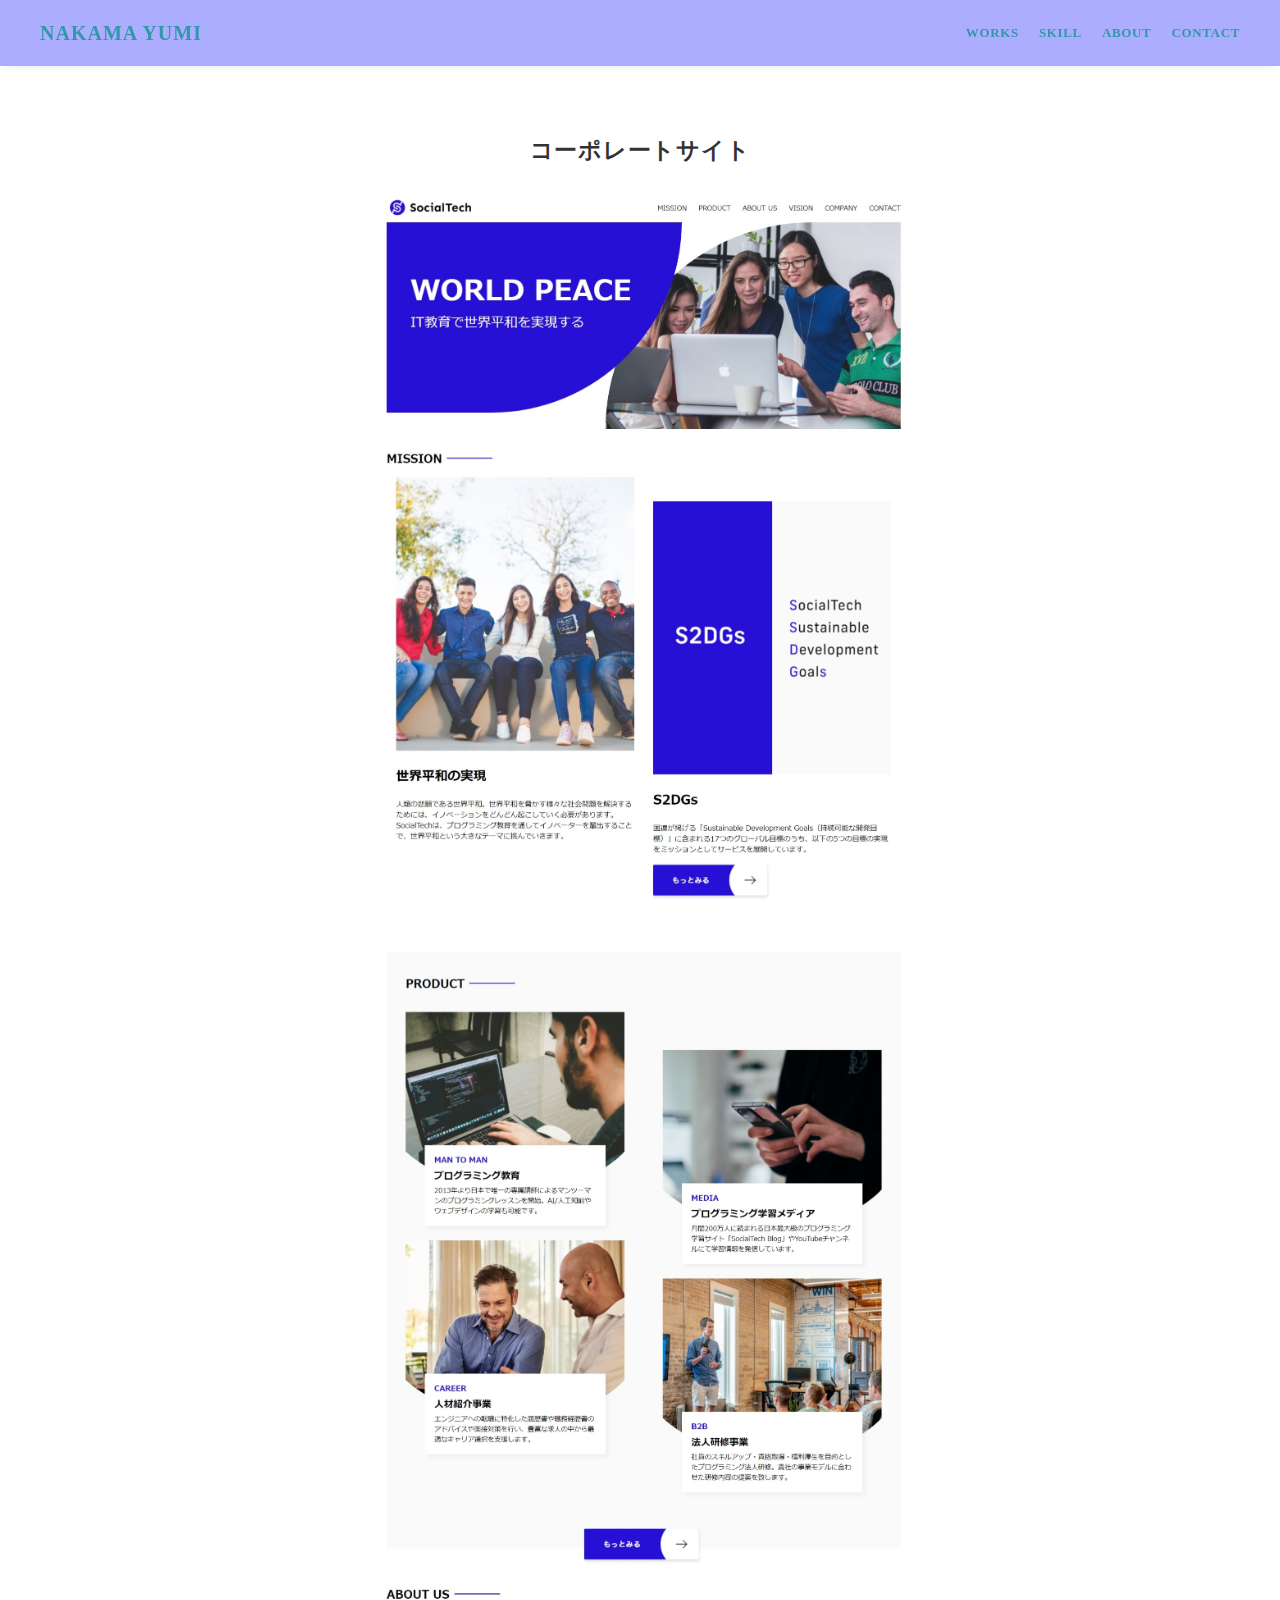
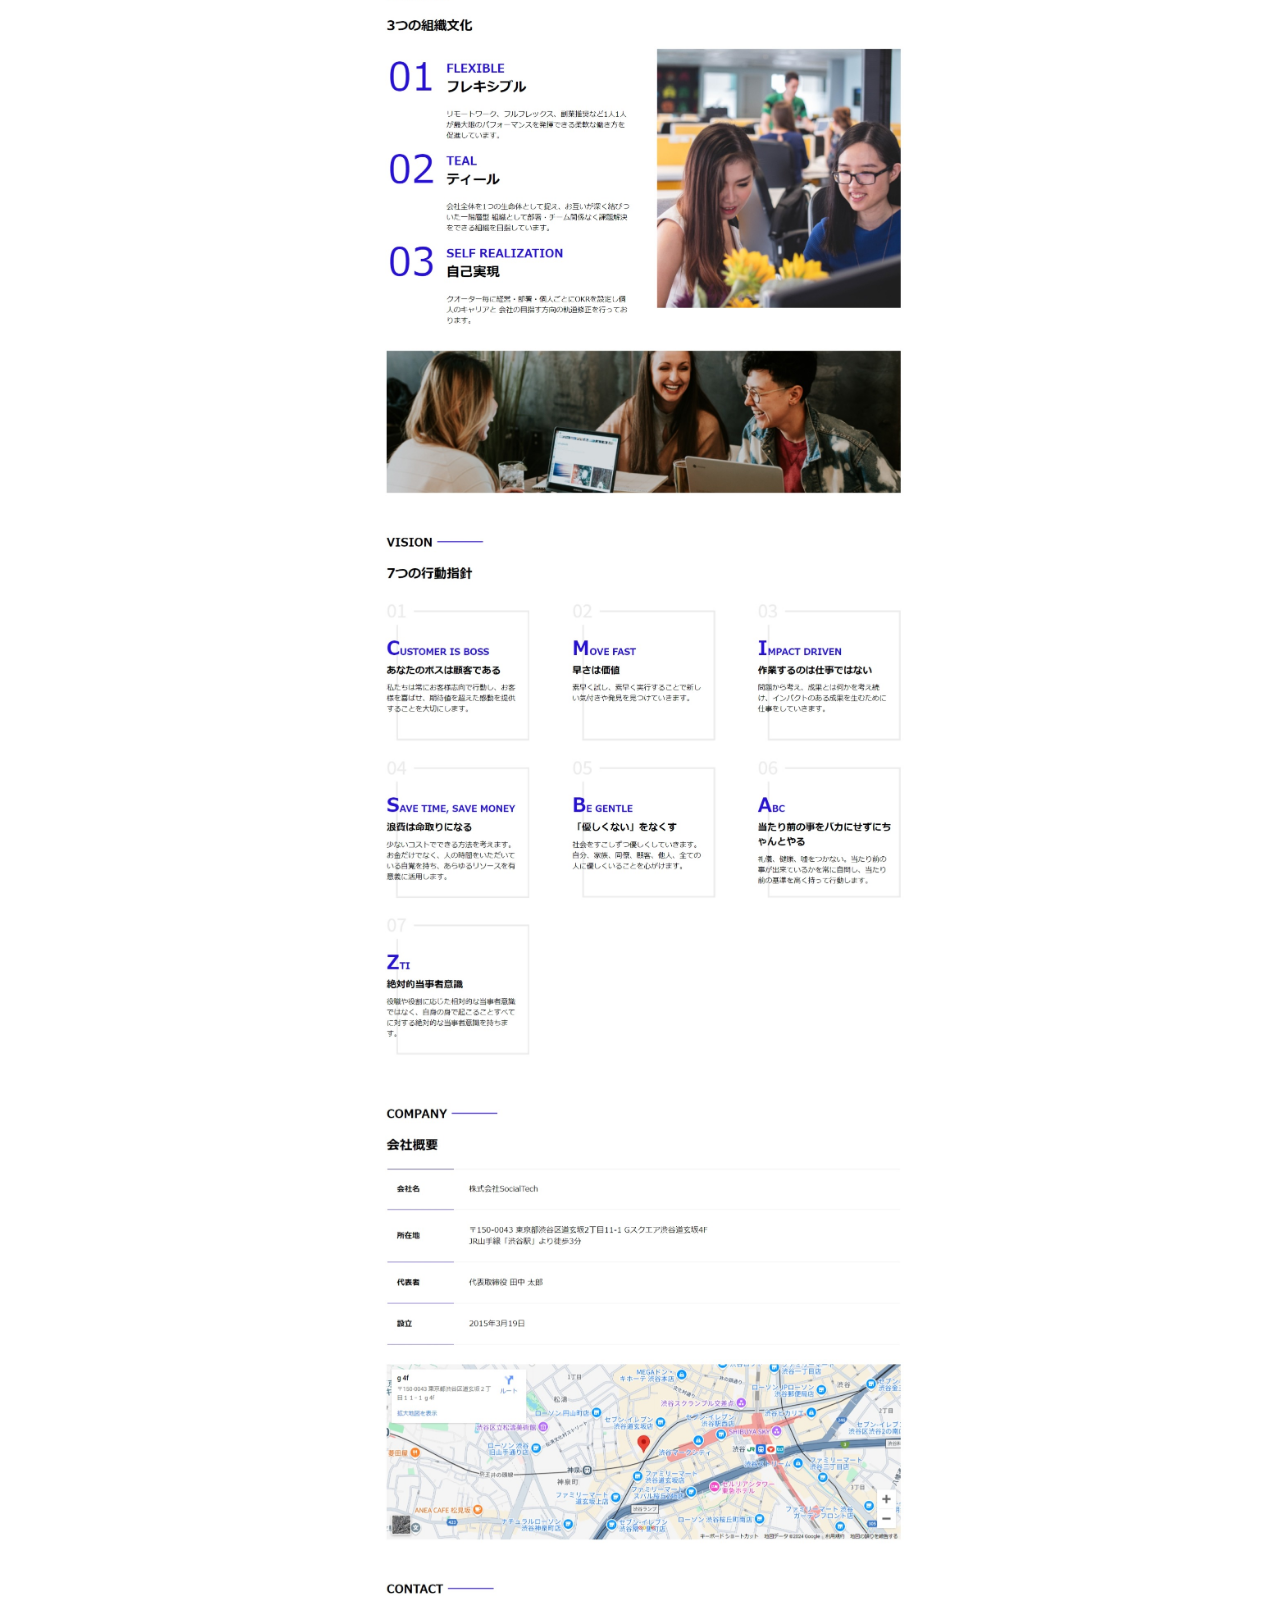
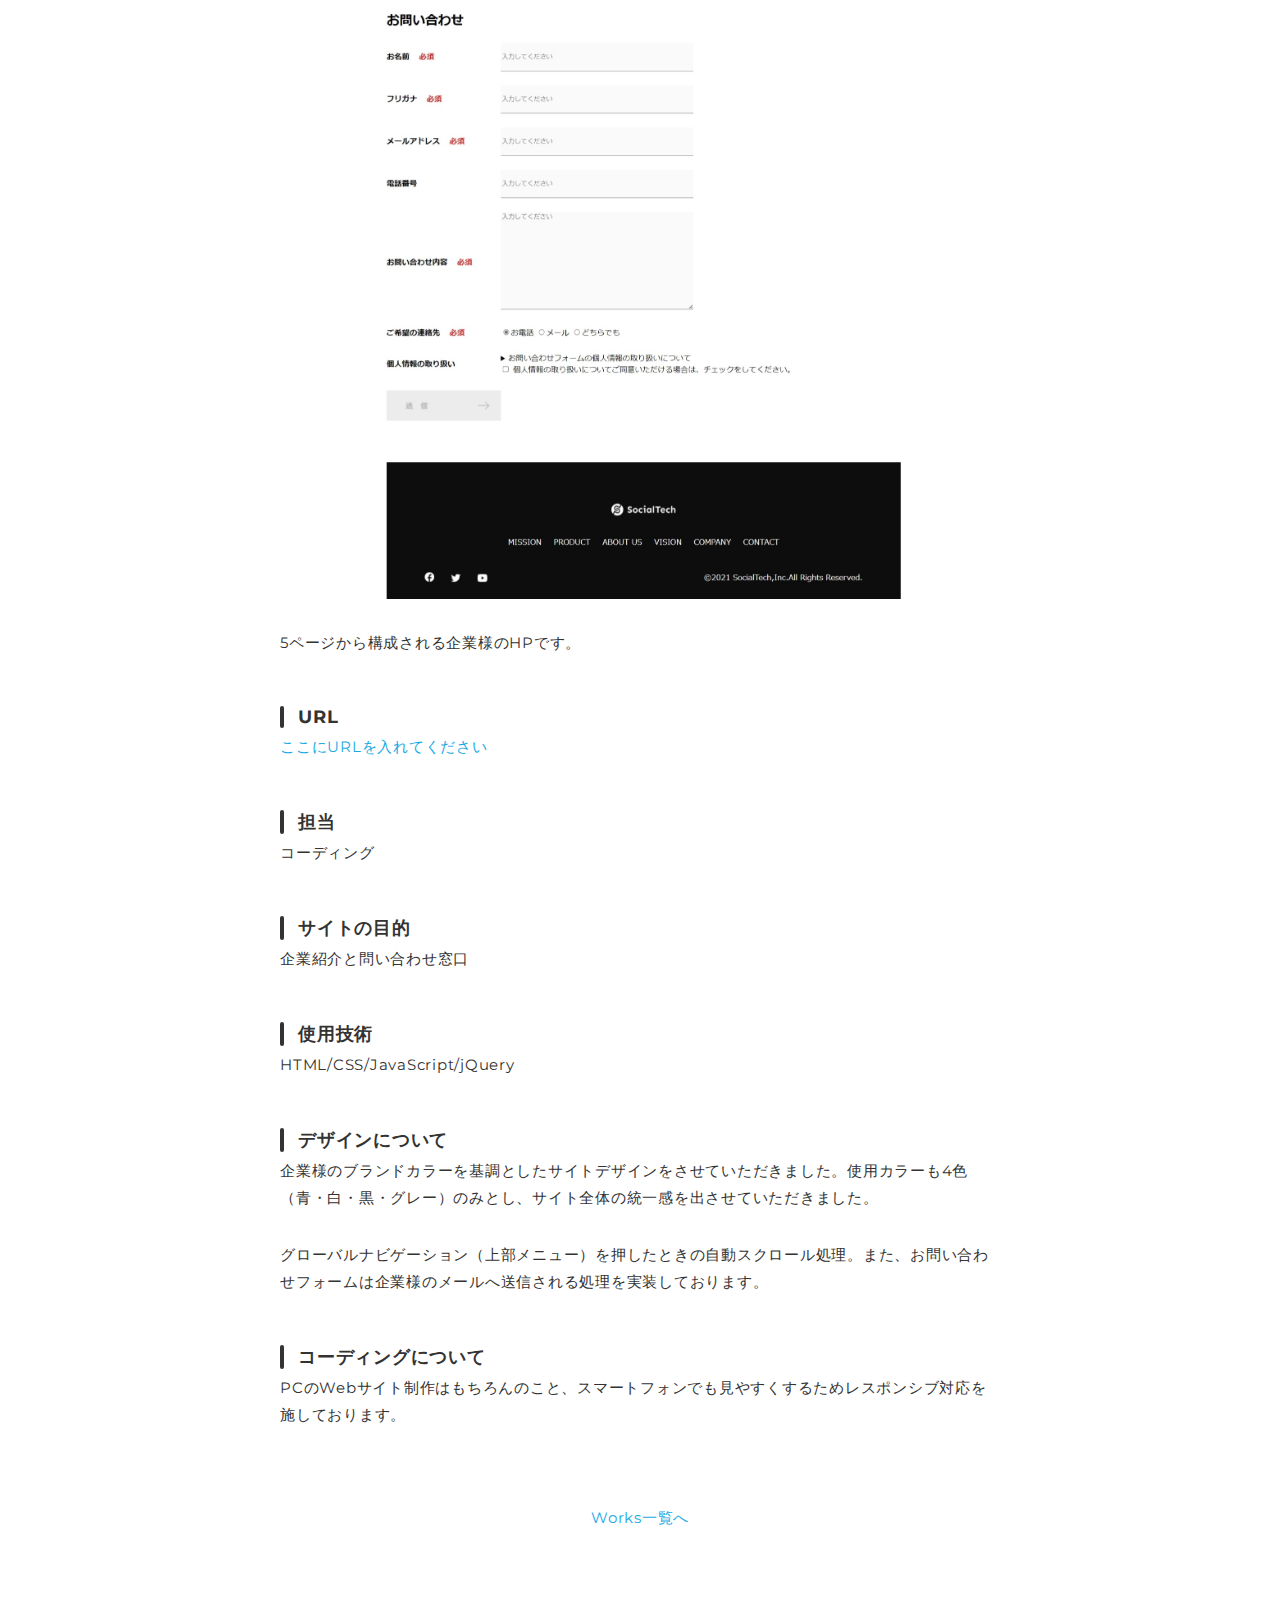
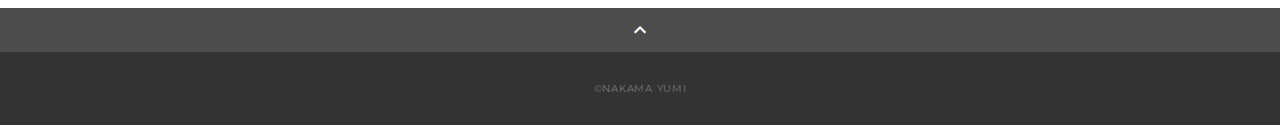
<file: works-1.html>
<!DOCTYPE html>
<html>
	<head>
		<meta charset="utf-8" />
		<meta
			name="viewport"
			content="width=device-width, initial-scale=1.0, maximum-scale=1.0, minimum-scale=1.0" />
		<title>SAMURAI ポートフォリオ</title>
		<link rel="preconnect" href="https://fonts.gstatic.com" />
		<link
			href="https://fonts.googleapis.com/css2?family=Montserrat:wght@400;700&display=swap"
			rel="stylesheet" />
		<link
			href="https://fonts.googleapis.com/css?family=Material+Icons+Outlined"
			rel="stylesheet" />
		<link href="css/ress.css" media="all" rel="stylesheet" type="text/css" />
		<link href="css/style.css" media="all" rel="stylesheet" type="text/css" />
	</head>

	<body>
		<div class="wrapper">
			<!-- header -->
			<header class="header">
				<div class="container">
					<h1 class="header-logo">
						<a href="index.html">NAKAMA YUMI</a>
					</h1>
					<nav class="gnav">
						<ul class="gnav-list">
							<li class="gnav-item"><a href="index.html#works">WORKS</a></li>
							<li class="gnav-item"><a href="index.html#skill">SKILL</a></li>
							<li class="gnav-item"><a href="index.html#about">ABOUT</a></li>
							<li class="gnav-item">
								<a href="index.html#contact">CONTACT</a>
							</li>
						</ul>
					</nav>
				</div>
			</header>
			<!-- /header -->

			<main class="content">
				<article class="article">
					<div class="article-container">
						<h2 class="article-title">コーポレートサイト</h2>
						<div class="article-body">
							<p>
								<img src="img/works-detail/works-1.png" alt="" />
							</p>
							<p>5ページから構成される企業様のHPです。</p>
							<h3>URL</h3>
							<p>
								<a href="" target="_blank" rel="noopener"
									>ここにURLを入れてください</a
								>
							</p>
							<h3>担当</h3>
							<p>コーディング</p>
							<h3>サイトの目的</h3>
							<p>企業紹介と問い合わせ窓口</p>
							<h3>使用技術</h3>
							<p>HTML/CSS/JavaScript/jQuery</p>
							<h3>デザインについて</h3>
							<p>
								企業様のブランドカラーを基調としたサイトデザインをさせていただきました。使用カラーも4色（青・白・黒・グレー）のみとし、サイト全体の統一感を出させていただきました。
							</p>
							<p>
								グローバルナビゲーション（上部メニュー）を押したときの自動スクロール処理。また、お問い合わせフォームは企業様のメールへ送信される処理を実装しております。
							</p>
							<h3>コーディングについて</h3>
							<p>
								PCのWebサイト制作はもちろんのこと、スマートフォンでも見やすくするためレスポンシブ対応を施しております。
							</p>
						</div>
						<div class="home-link">
							<a href="index.html#works">Works一覧へ</a>
						</div>
					</div>
				</article>

				<div class="page-top" id="js-page-top">
					<span class="material-icons-outlined">expand_less</span>
				</div>
			</main>

			<!-- footer -->
			<footer class="footer">
				<div class="copyright">&copy;NAKAMA YUMI</div>
			</footer>
			<!-- /footer -->
		</div>
		<script src="https://ajax.googleapis.com/ajax/libs/jquery/3.6.0/jquery.min.js"></script>
		<script type="text/javascript" src="js/script.js"></script>
	</body>
</html>
</file>
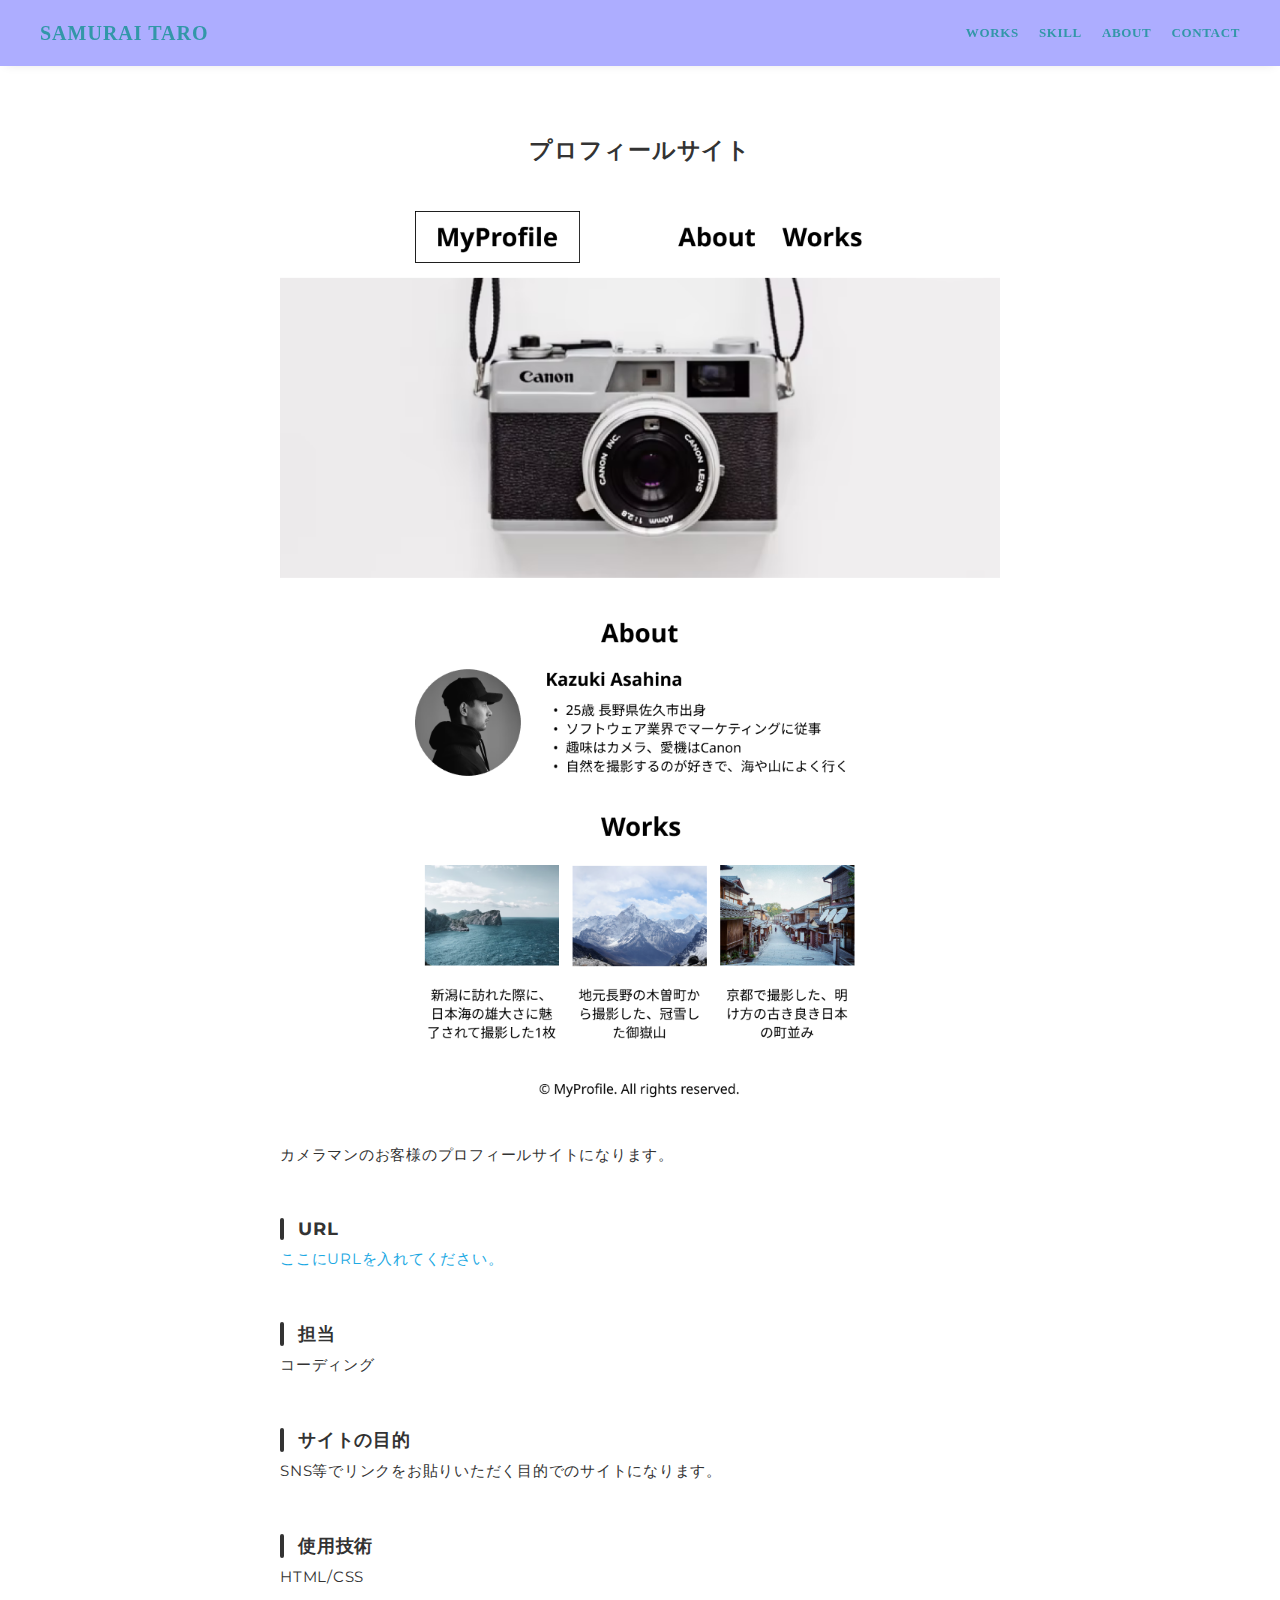
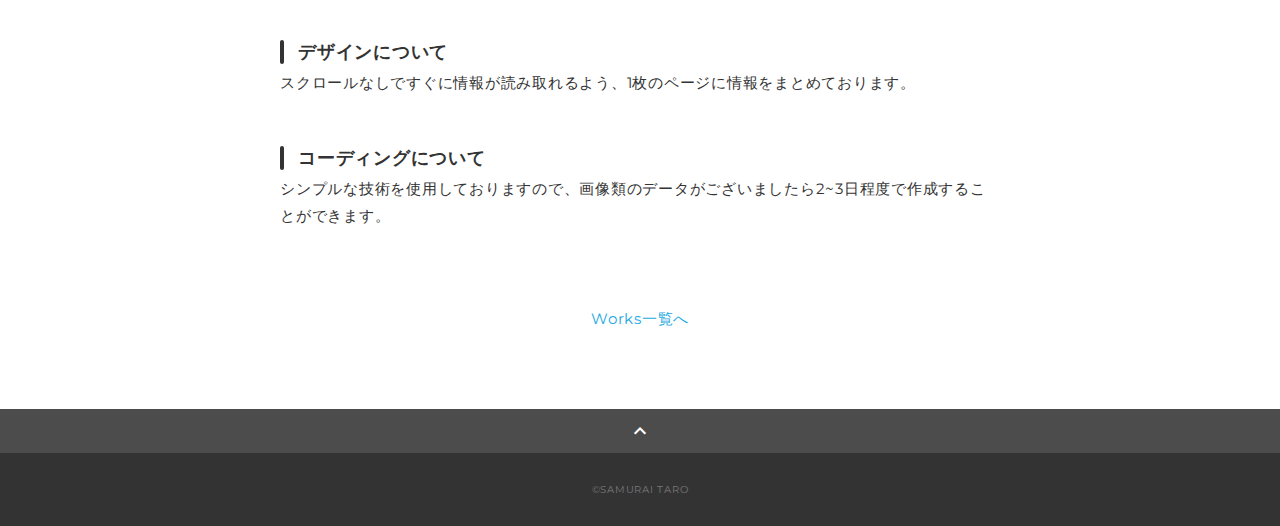
<file: works-2.html>
<!DOCTYPE html>
<html>
<head>
  <meta charset="utf-8">
  <meta name="viewport" content="width=device-width, initial-scale=1.0, maximum-scale=1.0, minimum-scale=1.0">
  <title>SAMURAI ポートフォリオ</title>
  <link rel="preconnect" href="https://fonts.gstatic.com">
  <link href="https://fonts.googleapis.com/css2?family=Montserrat:wght@400;700&display=swap" rel="stylesheet">
  <link href="https://fonts.googleapis.com/css?family=Material+Icons+Outlined" rel="stylesheet">
  <link href="css/ress.css" media="all" rel="stylesheet" type="text/css" />
  <link href="css/style.css" media="all" rel="stylesheet" type="text/css" />
</head>

<body>
  <div class="wrapper">

    <!-- header -->
    <header class="header ">
      <div class="container">
        <h1 class="header-logo">
          <a href="index.html">SAMURAI TARO</a>
        </h1>
        <nav class="gnav">
          <ul class="gnav-list">
            <li class="gnav-item"><a href="index.html#works">WORKS</a></li>
            <li class="gnav-item"><a href="index.html#skill">SKILL</a></li>
            <li class="gnav-item"><a href="index.html#about">ABOUT</a></li>
            <li class="gnav-item"><a href="index.html#contact">CONTACT</a></li>
          </ul>
        </nav>
      </div>
    </header>
    <!-- /header -->

    <main class="content">

      <article class="article">
        <div class="article-container">
          <h2 class="article-title">プロフィールサイト</h2>
          <div class="article-body">
            <p>
              <img src="img/works-detail/works-2_pc.png" alt="">
            </p>
            <p>
              カメラマンのお客様のプロフィールサイトになります。
            </p>
            <h3>URL</h3>
            <p><a href="" target="_blank" rel="noopener">ここにURLを入れてください。</a></p>
            <h3>担当</h3>
            <p>コーディング</p>
            <h3>サイトの目的</h3>
            <p>SNS等でリンクをお貼りいただく目的でのサイトになります。</p>
            <h3>使用技術</h3>
            <p>HTML/CSS</p>
            <h3>デザインについて</h3>
            <p>
              スクロールなしですぐに情報が読み取れるよう、1枚のページに情報をまとめております。
            </p>
            <h3>コーディングについて</h3>
            <p>
              シンプルな技術を使用しておりますので、画像類のデータがございましたら2~3日程度で作成することができます。
            </p>
          </div>
          <div class="home-link">
            <a href="index.html#works">Works一覧へ</a>
          </div>
        </div>
      </article>

      <div class="page-top" id="js-page-top">
        <span class="material-icons-outlined">expand_less</span>
      </div>
    </main>

    <!-- footer -->
    <footer class="footer">
      <div class="copyright">&copy;SAMURAI TARO</div>
    </footer>
    <!-- /footer -->

  </div>
  <script src="https://ajax.googleapis.com/ajax/libs/jquery/3.6.0/jquery.min.js"></script>
  <script type='text/javascript' src="js/script.js"></script>
</body>
</html>
</file>
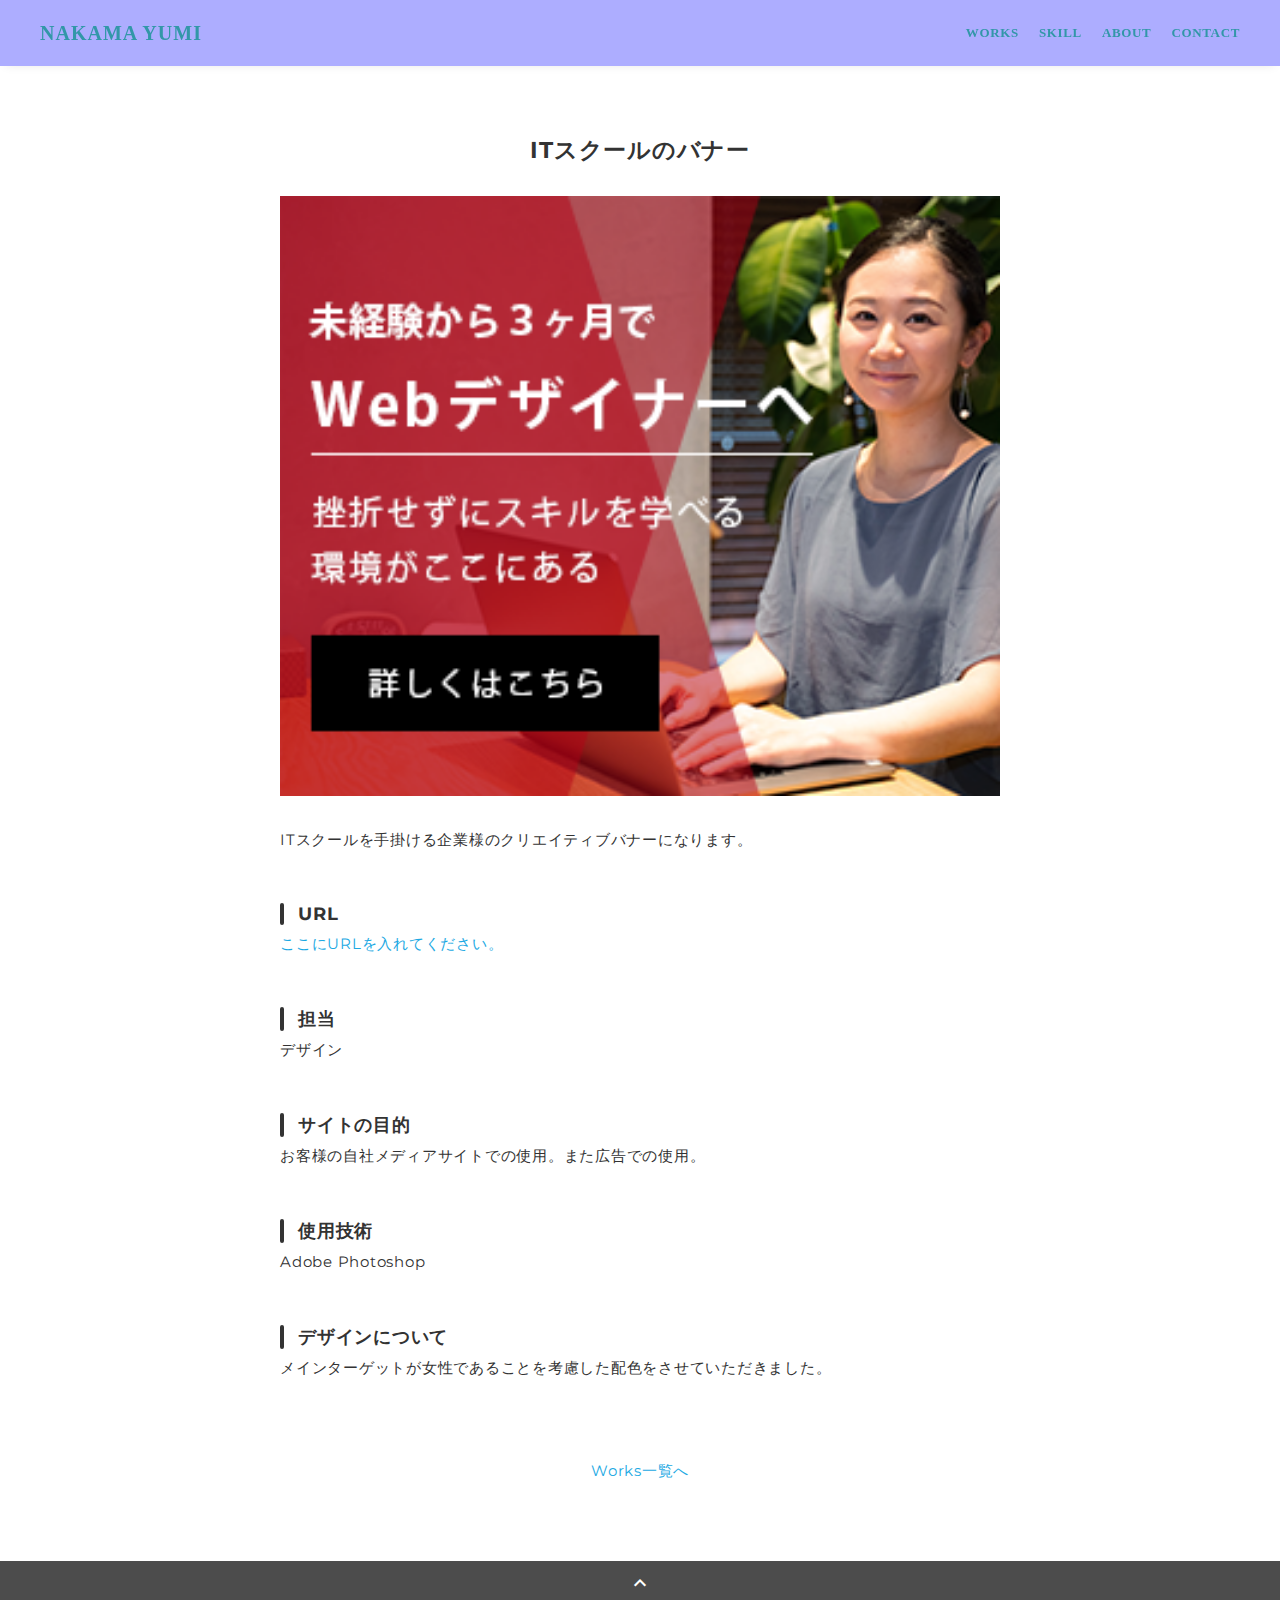
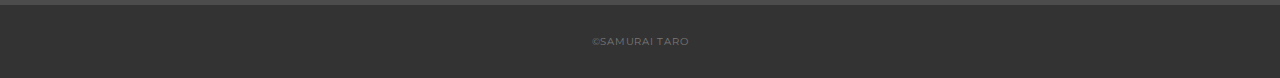
<file: works-4.html>
<!DOCTYPE html>
<html>
	<head>
		<meta charset="utf-8" />
		<meta
			name="viewport"
			content="width=device-width, initial-scale=1.0, maximum-scale=1.0, minimum-scale=1.0" />
		<title>SAMURAI ポートフォリオ</title>
		<link rel="preconnect" href="https://fonts.gstatic.com" />
		<link
			href="https://fonts.googleapis.com/css2?family=Montserrat:wght@400;700&display=swap"
			rel="stylesheet" />
		<link
			href="https://fonts.googleapis.com/css?family=Material+Icons+Outlined"
			rel="stylesheet" />
		<link href="css/ress.css" media="all" rel="stylesheet" type="text/css" />
		<link href="css/style.css" media="all" rel="stylesheet" type="text/css" />
	</head>

	<body>
		<div class="wrapper">
			<!-- header -->
			<header class="header">
				<div class="container">
					<h1 class="header-logo">
						<a href="index.html">NAKAMA YUMI</a>
					</h1>
					<nav class="gnav">
						<ul class="gnav-list">
							<li class="gnav-item"><a href="index.html#works">WORKS</a></li>
							<li class="gnav-item"><a href="index.html#skill">SKILL</a></li>
							<li class="gnav-item"><a href="index.html#about">ABOUT</a></li>
							<li class="gnav-item">
								<a href="index.html#contact">CONTACT</a>
							</li>
						</ul>
					</nav>
				</div>
			</header>
			<!-- /header -->

			<main class="content">
				<article class="article">
					<div class="article-container">
						<h2 class="article-title">ITスクールのバナー</h2>
						<div class="article-body">
							<p style="text-align: center">
								<img src="img/works-detail/works-4.png" alt="" />
							</p>
							<p>
								ITスクールを手掛ける企業様のクリエイティブバナーになります。
							</p>
							<h3>URL</h3>
							<p>
								<a href="" target="_blank" rel="noopener"
									>ここにURLを入れてください。</a
								>
							</p>
							<h3>担当</h3>
							<p>デザイン</p>
							<h3>サイトの目的</h3>
							<p>お客様の自社メディアサイトでの使用。また広告での使用。</p>
							<h3>使用技術</h3>
							<p>Adobe Photoshop</p>
							<h3>デザインについて</h3>
							<p>
								メインターゲットが女性であることを考慮した配色をさせていただきました。
							</p>
						</div>
						<div class="home-link">
							<a href="index.html#works">Works一覧へ</a>
						</div>
					</div>
				</article>

				<div class="page-top" id="js-page-top">
					<span class="material-icons-outlined">expand_less</span>
				</div>
			</main>

			<!-- footer -->
			<footer class="footer">
				<div class="copyright">&copy;SAMURAI TARO</div>
			</footer>
			<!-- /footer -->
		</div>
		<script src="https://ajax.googleapis.com/ajax/libs/jquery/3.6.0/jquery.min.js"></script>
		<script type="text/javascript" src="js/script.js"></script>
	</body>
</html>
</file>
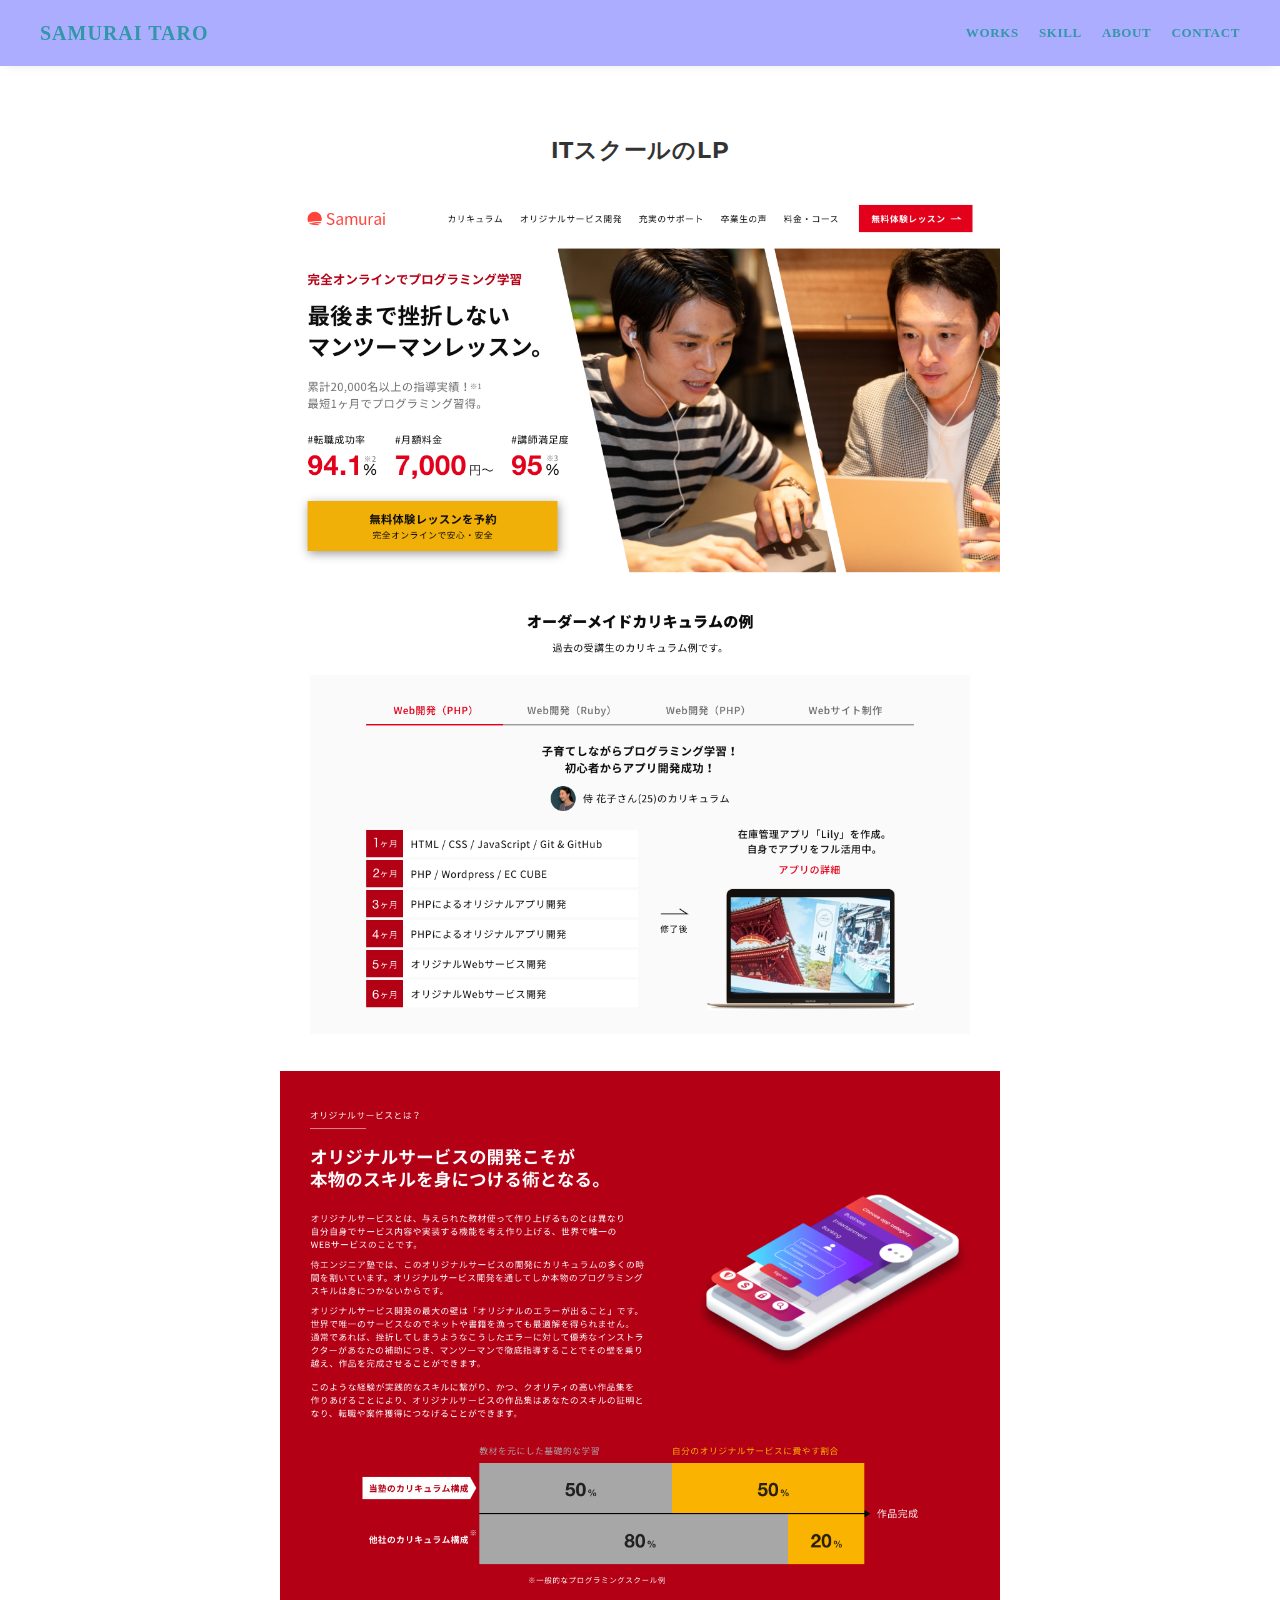
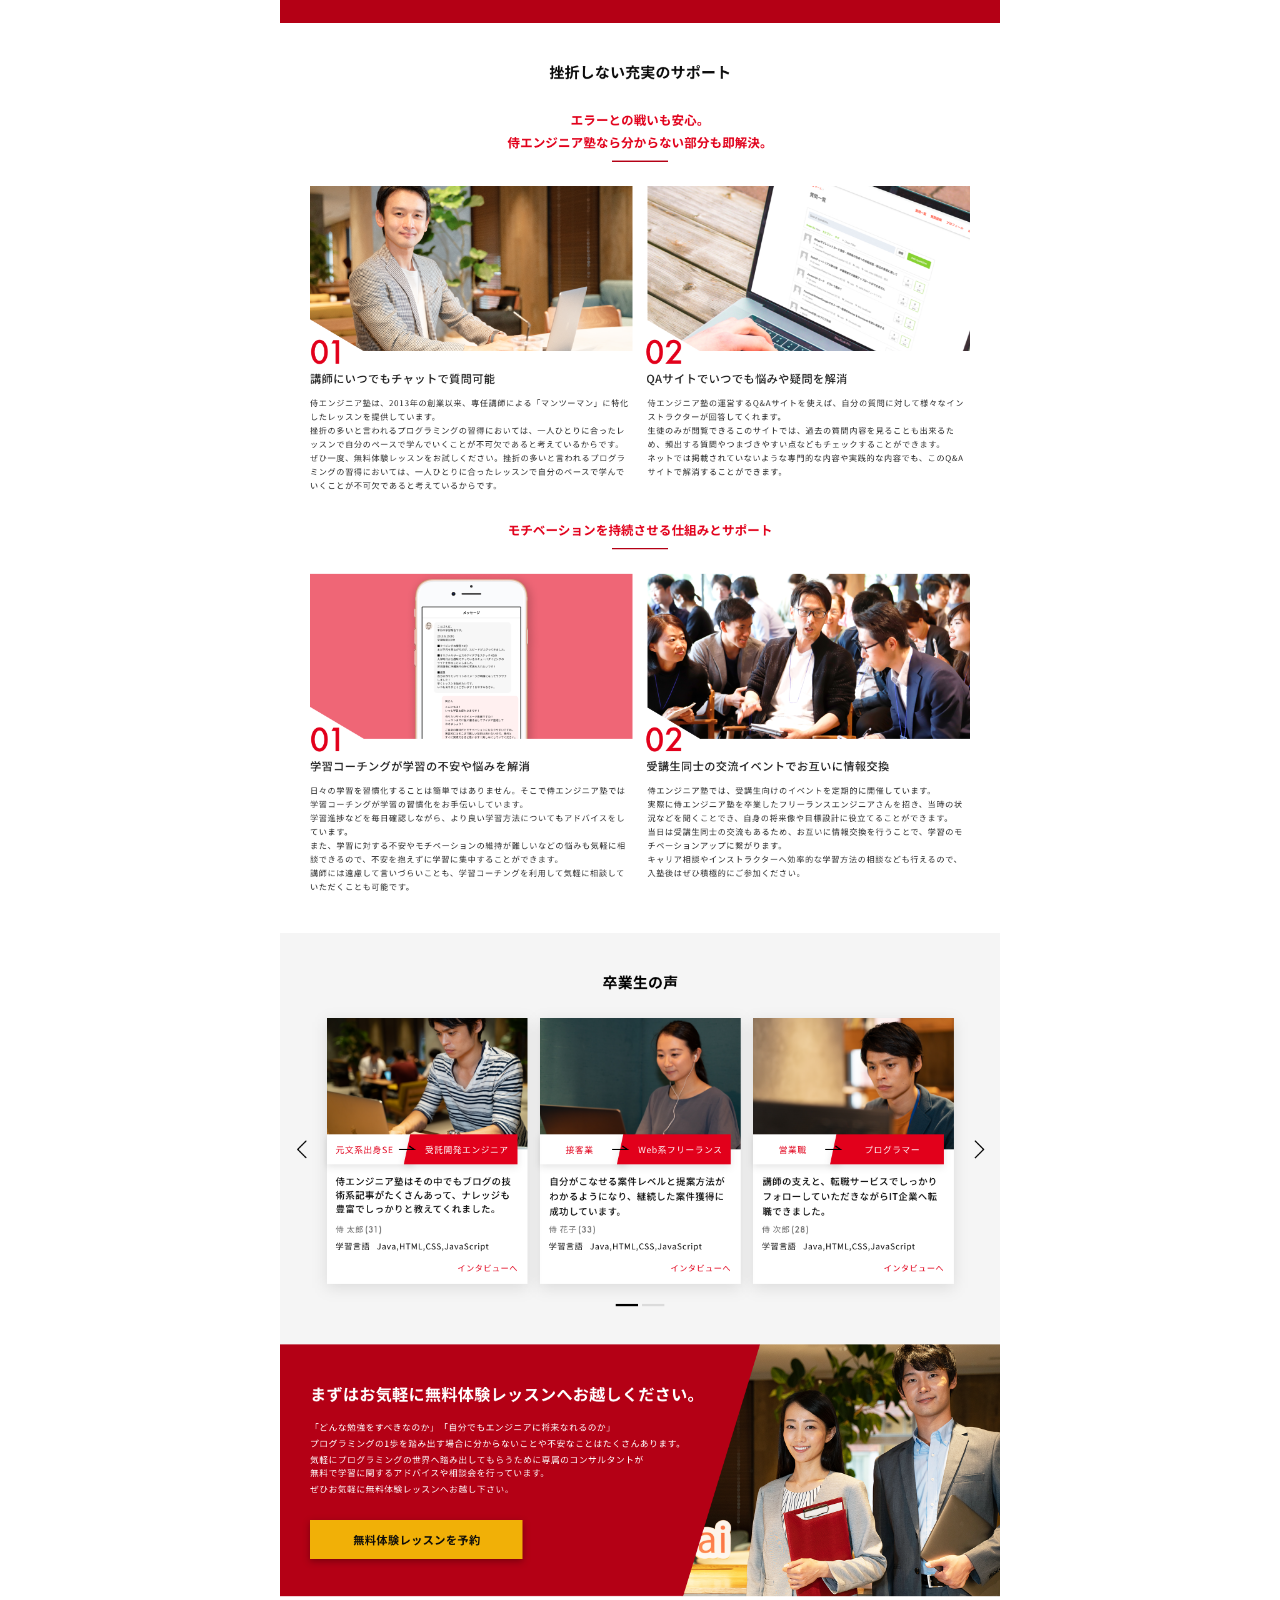
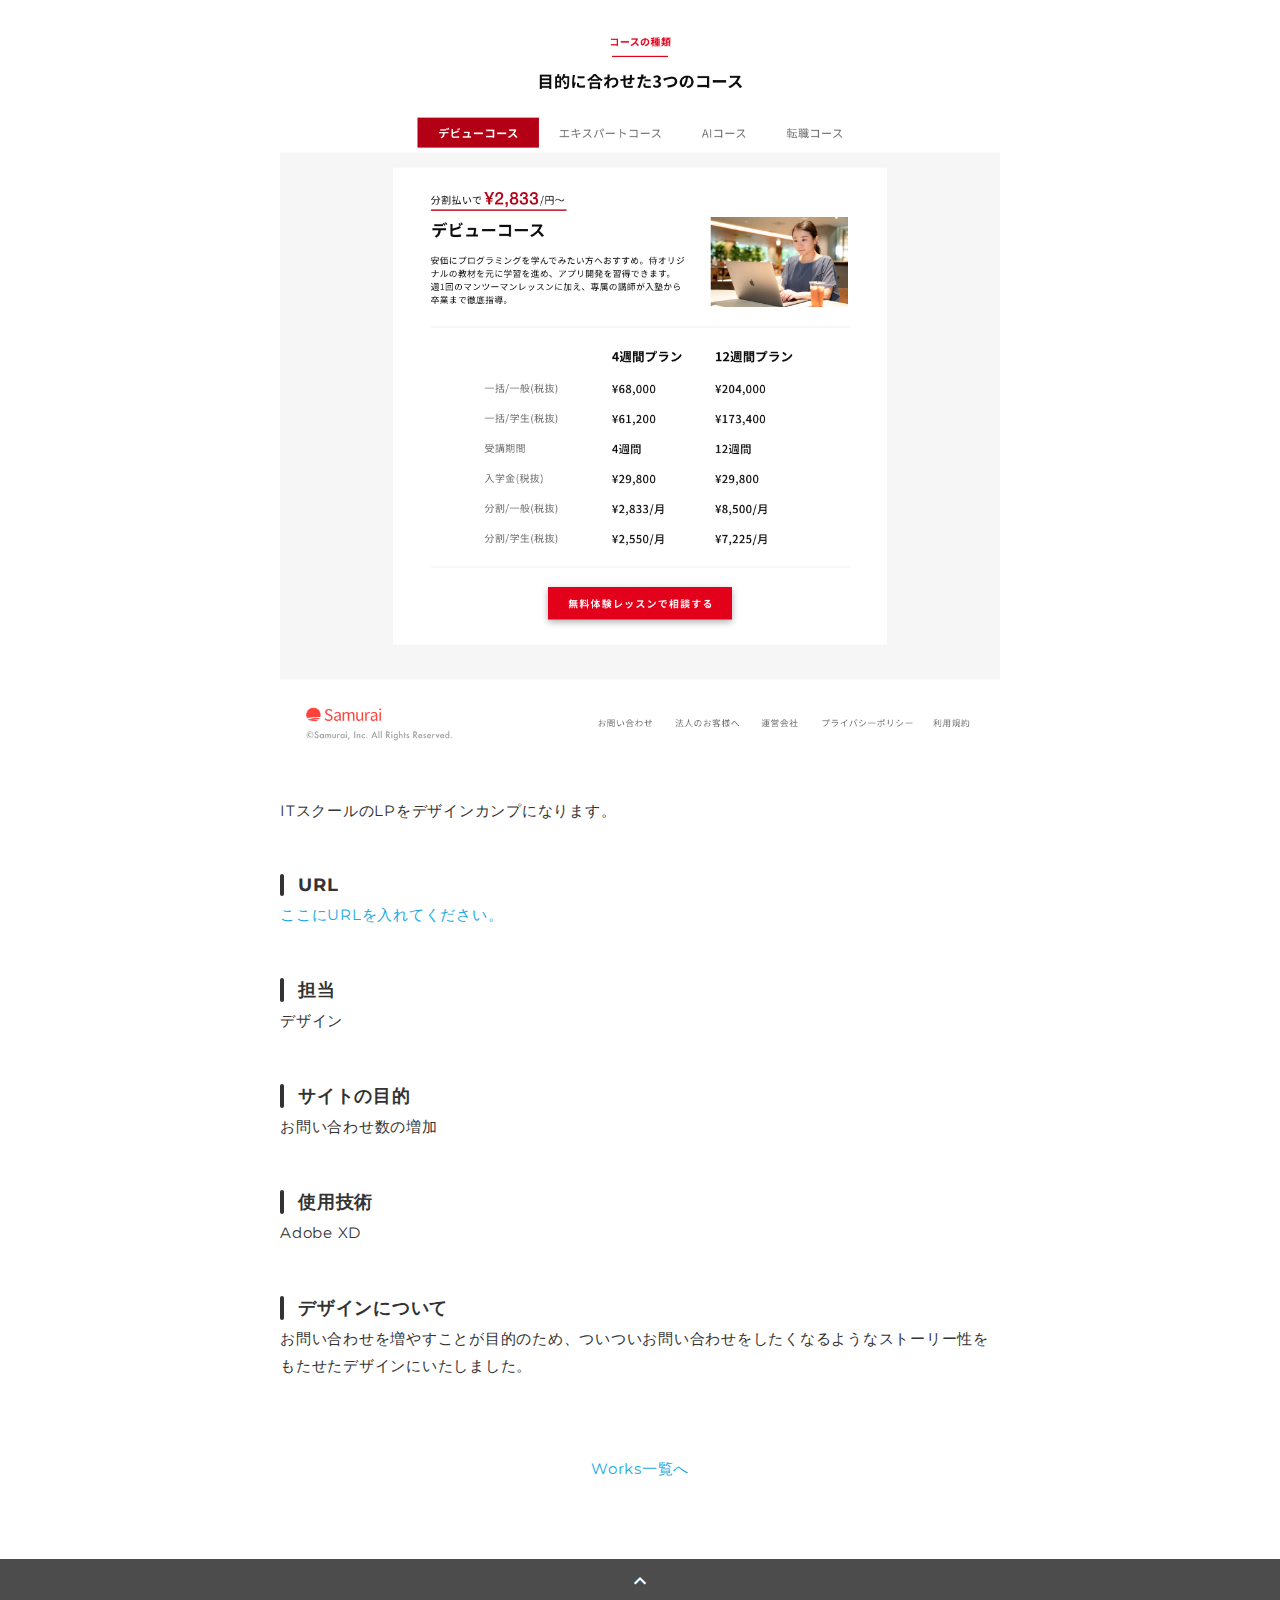
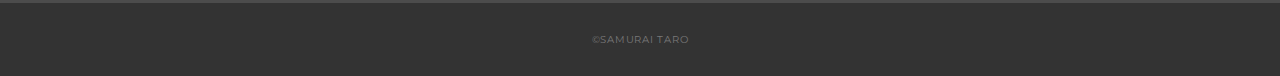
<file: works-5.html>
<!DOCTYPE html>
<html>
<head>
  <meta charset="utf-8">
  <meta name="viewport" content="width=device-width, initial-scale=1.0, maximum-scale=1.0, minimum-scale=1.0">
  <title>SAMURAI ポートフォリオ</title>
  <link rel="preconnect" href="https://fonts.gstatic.com">
  <link href="https://fonts.googleapis.com/css2?family=Montserrat:wght@400;700&display=swap" rel="stylesheet">
  <link href="https://fonts.googleapis.com/css?family=Material+Icons+Outlined" rel="stylesheet">
  <link href="css/ress.css" media="all" rel="stylesheet" type="text/css" />
  <link href="css/style.css" media="all" rel="stylesheet" type="text/css" />
</head>

<body>
  <div class="wrapper">

    <!-- header -->
    <header class="header ">
      <div class="container">
        <h1 class="header-logo">
          <a href="index.html">SAMURAI TARO</a>
        </h1>
        <nav class="gnav">
          <ul class="gnav-list">
            <li class="gnav-item"><a href="index.html#works">WORKS</a></li>
            <li class="gnav-item"><a href="index.html#skill">SKILL</a></li>
            <li class="gnav-item"><a href="index.html#about">ABOUT</a></li>
            <li class="gnav-item"><a href="index.html#contact">CONTACT</a></li>
          </ul>
        </nav>
      </div>
    </header>
    <!-- /header -->

    <main class="content">

      <article class="article">
        <div class="article-container">
          <h2 class="article-title">ITスクールのLP</h2>
          <div class="article-body">
            <p>
              <img src="img/works-detail/works-5.png" alt="">
            </p>
            <p>
              ITスクールのLPをデザインカンプになります。
            </p>
            <h3>URL</h3>
            <p><a href="" target="_blank" rel="noopener">ここにURLを入れてください。</a></p>
            <h3>担当</h3>
            <p>デザイン</p>
            <h3>サイトの目的</h3>
            <p>お問い合わせ数の増加</p>
            <h3>使用技術</h3>
            <p>Adobe XD</p>
            <h3>デザインについて</h3>
            <p>
              お問い合わせを増やすことが目的のため、ついついお問い合わせをしたくなるようなストーリー性をもたせたデザインにいたしました。
            </p>
          </div>
          <div class="home-link">
            <a href="index.html#works">Works一覧へ</a>
          </div>
        </div>
      </article>

      <div class="page-top" id="js-page-top">
        <span class="material-icons-outlined">expand_less</span>
      </div>
    </main>

    <!-- footer -->
    <footer class="footer">
      <div class="copyright">&copy;SAMURAI TARO</div>
    </footer>
    <!-- /footer -->

  </div>
  <script src="https://ajax.googleapis.com/ajax/libs/jquery/3.6.0/jquery.min.js"></script>
  <script type='text/javascript' src="js/script.js"></script>
</body>
</html>
</file>
<file: css/ress.css>
/*!
 * ress.css • v3.0.1
 * MIT License
 * github.com/filipelinhares/ress
 */

/* # =================================================================
   # Global selectors
   # ================================================================= */

html {
  box-sizing: border-box;
  word-break: normal;
  -moz-tab-size: 4;
  tab-size: 4;

  -webkit-text-size-adjust: 100%; /* Prevent adjustments of font size after orientation changes in iOS */
}

*,
::before,
::after {
  box-sizing: inherit;
  background-repeat: no-repeat; /* Set `background-repeat: no-repeat` to all elements and pseudo elements */
}

::before,
::after {
  vertical-align: inherit;
  text-decoration: inherit; /* Inherit text-decoration and vertical align to ::before and ::after pseudo elements */
}

* {
  margin: 0;
  padding: 0; /* Reset `padding` and `margin` of all elements */
}

/* # =================================================================
   # General elements
   # ================================================================= */

hr {
  overflow: visible; /* Show the overflow in Edge and IE */
  height: 0; /* Add the correct box sizing in Firefox */
}

details,
main {
  display: block; /* Render the `main` element consistently in IE. */
}

summary {
  display: list-item; /* Add the correct display in all browsers */
}

small {
  font-size: 80%; /* Set font-size to 80% in `small` elements */
}

[hidden] {
  display: none; /* Add the correct display in IE */
}

abbr[title] {
  /* Add the correct text decoration in Chrome, Edge, IE, Opera, and Safari */
  text-decoration: underline;
  text-decoration: underline dotted;
  border-bottom: none; /* Remove the bottom border in Chrome 57 */
}

a {
  background-color: transparent; /* Remove the gray background on active links in IE 10 */
}

a:active,
a:hover {
  outline-width: 0; /* Remove the outline when hovering in all browsers */
}

code,
kbd,
pre,
samp {
  font-family: monospace, monospace; /* Specify the font family of code elements */
}

pre {
  font-size: 1em; /* Correct the odd `em` font sizing in all browsers */
}

b,
strong {
  font-weight: bolder; /* Add the correct font weight in Chrome, Edge, and Safari */
}

/* https://gist.github.com/unruthless/413930 */
sub,
sup {
  position: relative;
  font-size: 75%;
  line-height: 0;
  vertical-align: baseline;
}

sub {
  bottom: -.25em;
}

sup {
  top: -.5em;
}

/* # =================================================================
   # Forms
   # ================================================================= */

input {
  border-radius: 0;
}

/* Replace pointer cursor in disabled elements */
[disabled] {
  cursor: default;
}

[type="number"]::-webkit-container-spin-button,
[type="number"]::-webkit-outer-spin-button {
  height: auto; /* Correct the cursor style of increment and decrement buttons in Chrome */
}

[type="search"] {
  outline-offset: -2px; /* Correct the outline style in Safari */

  -webkit-appearance: textfield; /* Correct the odd appearance in Chrome and Safari */
}

[type="search"]::-webkit-search-decoration {
  -webkit-appearance: none; /* Remove the container padding in Chrome and Safari on macOS */
}

textarea {
  overflow: auto; /* Internet Explorer 11+ */
  resize: vertical; /* Specify textarea resizability */
}

button,
input,
optgroup,
select,
textarea {
  font: inherit; /* Specify font inheritance of form elements */
}

optgroup {
  font-weight: bold; /* Restore the font weight unset by the previous rule */
}

button {
  overflow: visible; /* Address `overflow` set to `hidden` in IE 8/9/10/11 */
}

button,
select {
  text-transform: none; /* Firefox 40+, Internet Explorer 11- */
}

/* Apply cursor pointer to button elements */
button,
[type="button"],
[type="reset"],
[type="submit"],
[role="button"] {
  cursor: pointer;
  color: inherit;
}

/* Remove container padding and border in Firefox 4+ */
button::-moz-focus-container,
[type="button"]::-moz-focus-container,
[type="reset"]::-moz-focus-container,
[type="submit"]::-moz-focus-container {
  padding: 0;
  border-style: none;
}

/* Replace focus style removed in the border reset above */
button:-moz-focusring,
[type="button"]::-moz-focus-container,
[type="reset"]::-moz-focus-container,
[type="submit"]::-moz-focus-container {
  outline: 1px dotted ButtonText;
}

button,
html [type="button"],
/* Prevent a WebKit bug where (2) destroys native `audio` and `video`controls in Android 4 */
[type="reset"],
[type="submit"] {
  -webkit-appearance: button; /* Correct the inability to style clickable types in iOS */
}

/* Remove the default button styling in all browsers */
button,
input,
select,
textarea {
  border-style: none;
  background-color: transparent;
}

/* Style select like a standard input */
select {
  -webkit-appearance: none; /* Chrome 41+ */
  -moz-appearance: none; /* Firefox 36+ */
}

select::-ms-expand {
  display: none; /* Internet Explorer 11+ */
}

select::-ms-value {
  color: currentColor; /* Internet Explorer 11+ */
}

legend {
  display: table; /* Correct the text wrapping in Edge and IE */
  max-width: 100%; /* Correct the text wrapping in Edge and IE */
  max-width: 100%; /* Correct the text wrapping in Edge 18- and IE */
  white-space: normal; /* Correct the text wrapping in Edge and IE */
  color: inherit; /* Correct the color inheritance from `fieldset` elements in IE */
  border: 0; /* Correct `color` not being inherited in IE 8/9/10/11 */
}

::-webkit-file-upload-button {
  font: inherit; /* Change font properties to `inherit` in Chrome and Safari */
  color: inherit;
  /* Correct the inability to style clickable types in iOS and Safari */

  -webkit-appearance: button;
}

/* # =================================================================
   # Specify media element style
   # ================================================================= */

img {
  border-style: none; /* Remove border when inside `a` element in IE 8/9/10 */
}

/* Add the correct vertical alignment in Chrome, Firefox, and Opera */
progress {
  vertical-align: baseline;
}

/* # =================================================================
   # Accessibility
   # ================================================================= */

/* Hide content from screens but not screenreaders */
@media screen {
  [hidden~="screen"] {
    display: inherit;
  }
  [hidden~="screen"]:not(:active):not(:focus):not(:target) {
    position: absolute !important;
    clip: rect(0 0 0 0) !important;
  }
}

/* Specify the progress cursor of updating elements */
[aria-busy="true"] {
  cursor: progress;
}

/* Specify the pointer cursor of trigger elements */
[aria-controls] {
  cursor: pointer;
}

/* Specify the unstyled cursor of disabled, not-editable, or otherwise inoperable elements */
[aria-disabled] {
  cursor: default;
}
</file>
<file: css/style.css>
body {
	font-family: "Montserrat", "Helvetica Neue", Arial,
		"Hiragino Kaku Gothic ProN", "Hiragino Sans", Meiryo, sans-serif;
	font-size: 15px;
	letter-spacing: 0.05em;
	color: #333;
}

a {
	transition: opacity 0.3s;
	text-decoration: none;
	color: #1ca9e3;
}

img {
	max-width: 100%;
	height: auto;
	vertical-align: bottom;
	border-style: none;
}

.pc-only {
	display: block;
}

.sp-only {
	display: none;
}

/*--------------------------------
 レイアウト
---------------------------------*/
.wrapper {
	padding-top: 55px;
}

.section {
	padding: 90px 0;
}

.section:nth-of-type(odd) {
	background-color: #f7f7f7;
}

.container {
	max-width: 1340px;
	margin: 0 auto;
	padding: 0 40px;
}

/*--------------------------------
 見出し
---------------------------------*/
.title {
	font-size: 34px;
	font-weight: bold;
	line-height: 1;
	margin-bottom: 40px;
	text-align: center;
	letter-spacing: 0.05em;
	color: #b76ddc;
	font-family: "Josefin Sans", serif;
	font-style: italic;
}

.lead {
	font-size: 16px;
	line-height: 1.8;
	margin-bottom: 30px;
}

/*--------------------------------
ヘッダー
---------------------------------*/
.header {
	position: fixed;
	top: 0;
	z-index: 1;
	width: 100%;
	background-color: #adadff;
	box-shadow: 0 5px 10px -6px rgba(0, 0, 0, 0.1);
}

.header .container {
	display: flex;
	align-items: center;
	justify-content: space-between;
	padding: 20px 40px;
}

.header-logo {
	font-size: 20px;
	font-weight: bold;
	line-height: 1.2;
	margin-right: 20px;
	letter-spacing: 0.05em;
}

.header-logo a {
	color: #3297a8;
}

.header {
	font-family: "Josefin Sans", serif;
	font-optical-sizing: auto;
	font-weight: 400;
	font-style: normal;
}

.gnav-list {
	display: flex;
	justify-content: space-between;
	text-align: right;
	list-style: none;
}

.gnav-item:not(:last-child) {
	margin-right: 20px;
}

.gnav-item a {
	position: relative;
	font-size: 13px;
	font-weight: bold;
	display: inline-block;
	padding: 5px 0;
	transition: 0.3s;
	letter-spacing: 0.05em;
	color: #3297a8;
}
.gnav-item a:after {
	position: absolute;
	bottom: 0;
	left: 50%;
	width: 0;
	height: 3px;
	content: "";
	transition: 0.3s;
	-webkit-transform: translateX(-50%);
	transform: translateX(-50%);
	background-color: #3297a8;
}

.gnav-item a:hover:after {
	width: 100%;
}

#nav-sp {
	display: none;
}
#nav-sp {
	display: block;
}
#menu-sp {
	max-width: 5%;
	height: auto;
	vertical-align: bottom;
	border-style: none;
}

/*--------------------------------	
	メインビジュアル	
	---------------------------------*/
.haikei {
	position: relative;
	background-image: url(../img/sakurahaikei.png);
	height: auto;
	width: 100%;
	z-index: 12;
}
.content {
	height: auto;
	width: 100%;
}

.mv {
	display: flex;
	position: relative;
	align-items: center;
	justify-content: center;
	height: auto;
	text-align: center;
}

.mv-container {
	position: relative;
	padding: 0 20px;
}
.mv-container-imag {
	position: relative;
	width: 100%;
	height: 647px;
	margin-top: 20px;
}

h1.example1 {
	color: #a14d75;
}
h2.example2 {
	color: #a14d75;
}

/*-----------------------------------
sakura_block
-----------------------------------*/
#sakura_block {
	position: relative;
	width: 100%;
	z-index: 1;
}
#sakura_block .sakura_parts_box {
	position: relative;
}
#sakura_block .sakura_parts_box img {
	position: absolute;
}
#sakura_block .sakura_parts_box img:nth-child(2n + 1) {
	width: 13px; /*花びらのサイズ*/
}
#sakura_block .sakura_parts_box img:nth-child(2n) {
	width: 15px; /*花びらのサイズ*/
}

/*-----------------------------------
  桜の花びらパーツの表示位置
  -----------------------------------*/
img.parts_01 {
	top: 0;
	left: 5%;
}
img.parts_02 {
	top: 0;
	left: 12%;
}
img.parts_03 {
	top: 0;
	left: 15%;
}
img.parts_04 {
	top: 0;
	left: 22%;
}
img.parts_05 {
	top: 0;
	left: 25%;
}
img.parts_06 {
	top: 0;
	left: 28%;
}
img.parts_07 {
	top: 0;
	left: 35%;
}
img.parts_08 {
	top: 0;
	left: 40%;
}
img.parts_09 {
	top: 0;
	left: 43%;
}
img.parts_10 {
	top: 0;
	left: 50%;
}
img.parts_11 {
	top: 0;
	left: 55%;
}
img.parts_12 {
	top: 0;
	left: 60%;
}
img.parts_13 {
	top: 0;
	left: 63%;
}
img.parts_14 {
	top: 0;
	left: 70%;
}
img.parts_15 {
	top: 0;
	left: 75%;
}
img.parts_16 {
	top: 0;
	left: 81%;
}
img.parts_17 {
	top: 0;
	left: 85%;
}
img.parts_18 {
	top: 0;
	left: 90%;
}
img.parts_19 {
	top: 0;
	left: 93%;
}

/*-----------------------------------
  舞い散るアニメーション
  回転しつつ上から下へ
  -----------------------------------*/
@keyframes sakura {
	0% {
		opacity: 0;
	}

	20% {
		transform: translate(15px, 50px) rotate(20deg);
		opacity: 1;
	}
	30% {
		transform: translate(0, 110px) rotate(50deg);
	}
	50% {
		transform: translate(-20px, 300px) rotate(150deg);
	}
	70% {
		transform: translate(-40px, 420px) rotate(-50deg);
		opacity: 0.8;
	}
	90% {
		transform: translate(-60px, 650px) rotate(-180deg);
	}
	100% {
		transform: translate(-70px, 730px);
		opacity: 0;
	}
}

.sakura_parts_box img {
	animation: sakura linear 6s infinite;
	/*アニメーションが始まるまで画像を見えなくしておく*/
	opacity: 0;
}

/*-----------------------------------
  アニメーションが始まるまでの時間
  -----------------------------------*/
img.parts_01,
img.parts_04,
img.parts_07,
img.parts_10,
img.parts_08,
img.parts_11,
img.parts_13,
img.parts_16,
img.parts_19 {
	-webkit-animation-delay: 0s;
	animation-delay: 0s;
}
img.parts_02,
img.parts_05 {
	-webkit-animation-delay: 1.5s;
	animation-delay: 1.5s;
}
img.parts_03,
img.parts_06,
img.parts_09,
img.parts_12 {
	-webkit-animation-delay: 4s;
	animation-delay: 4s;
}
img.parts_08,
img.parts_11,
img.parts_13,
img.parts_16,
img.parts_19 {
	-webkit-animation-delay: 0.5s;
	animation-delay: 0.5s;
}
img.parts_14,
img.parts_17 {
	-webkit-animation-delay: 2s;
	animation-delay: 2s;
}
img.parts_15,
img.parts_18 {
	-webkit-animation-delay: 5s;
	animation-delay: 5s;
}

Resources

/*--------------------------------
 Works
---------------------------------*/

.works section {
	background-color: #fee3d7;
}
.container {
	flex-wrap: wrap;
	justify-content: center;
}

.works-list {
	display: flex;
	flex-wrap: wrap;
	margin-bottom: -40px;
	flex-wrap: wrap;
	justify-content: center;
}

.works-item {
	width: 31.74603%;
	margin-right: 1.5873%;
	margin-bottom: 40px;
	color: #333;
	text-align: center;
}

.works-item:hover {
	opacity: 0.9;
}

.works-item:nth-of-type(3n) {
	margin-right: 0;
}

.works-img img {
	border: 1px solid #e6e6e6;
	margin-left: auto;
	margin: 0 auto;
}

.works-img img:hover {
	border: 3px solid #cfdb00;
}

.works-name {
	font-size: 12px;
	font-weight: bold;
	margin-top: 8px;
}

.works-info {
	font-size: 10px;
	margin-top: 5px;
}

/*--------------------------------
 Skill
---------------------------------*/
.container {
	text-align: center;
}

#skill {
	background-color: #fee3d7;
}
.skill-list {
	display: flex;
	flex-wrap: wrap;
	justify-content: space-between;
	flex-wrap: wrap;
	justify-content: center;
	margin-bottom: -50px;
}

.skill-item {
	display: flex;
	align-items: flex-start;
	justify-content: space-between;
	text-align: center;
	width: 48%;
	margin-bottom: 50px;
}

.skill-img {
	width: 60px;
	height: auto;
	margin-right: 20px;
}

.skill-img img {
	height: 60px;
	width: auto;
	object-fit: cover;
}

.skill-body {
	flex: 1;
}

.skill-name {
	margin-bottom: 10px;
}

.skill-text {
	font-size: 14px;
	line-height: 1.8;
}

/*--------------------------------
 About
---------------------------------*/
.profile {
	display: flex;
	flex-wrap: wrap;
	max-width: 800px;
	margin: 0 auto;
}
.profile-img {
	width: 20%;
	margin-right: 30px;
	border-radius: 50%;
}
.profile-img img {
	border-radius: 50%;
}
.profile-body {
	flex: 1;
}

.profile-body p {
	font-size: 15px;
	line-height: 1.8;
}

.profile-body p:not(:last-child) {
	margin-bottom: 30px;
}

/*--------------------------------
 Contact
---------------------------------*/
.contact {
	text-align: center;
}

.contact-item:not(:last-child) {
	margin-right: 10px;
}

.contact-text {
	margin-top: 10px;
}
/*--------------------------------
 ページトップ
---------------------------------*/
.page-top {
	font-weight: bold;
	padding: 10px;
	cursor: pointer;
	text-align: center;
	background-color: #4c4c4c;
}

.page-top .material-icons-outlined {
	vertical-align: bottom;
	color: #fff;
}

/*--------------------------------
 フッター
---------------------------------*/
.footer {
	padding: 30px;
	background-color: #333;
}

.copyright {
	font-size: 10px;
	text-align: center;
	color: #797979;
}

/*--------------------------------
 下層：Worksページ
---------------------------------*/
.article {
	padding: 80px 0;
}

.article-container {
	max-width: 1040px;
	margin: 0 auto;
	padding: 0 20px;
}

.article-title {
	margin-bottom: 30px;
	text-align: center;
}

.article-body {
	max-width: 720px;
	margin: 0 auto;
	margin-bottom: 80px;
}

.article-body h3 {
	position: relative;
	font-size: 18px;
	margin-bottom: 5px;
	padding-left: 1em;
}

.article-body img {
	width: 100%;
	height: auto;
}

.article-body h3:not(:first-child) {
	margin-top: 50px;
}

.article-body h3::before {
	position: absolute;
	top: 0;
	left: 0;
	width: 4px;
	height: 100%;
	content: "";
	border-radius: 3px;
	background-color: #333;
}

.article-body p {
	font-size: 15px;
	line-height: 1.8;
	margin-bottom: 30px;
}

.home-link {
	text-align: center;
}

/*media Queries 767
----------------------------------------------------*/
@media screen and (max-width: 767px) {
	body {
		font-size: 14px;
	}

	.pc-only {
		display: none;
	}

	.sp-only {
		display: block;
	}

	/* 見出し */
	.title {
		font-size: 26px;
		margin-bottom: 20px;
	}

	.lead {
		font-size: 14px;
		line-height: 1.7;
		margin-bottom: 20px;
	}

	/* レイアウト */
	.wrapper {
		padding-top: 57px;
	}

	.section {
		padding: 60px 0;
	}

	.container {
		padding: 0 20px;
	}

	/* ヘッダー */
	.header .container {
		padding: 15px;
	}

	.header-logo {
		font-size: 15px;
		margin-right: 15px;
	}

	.gnav-item:not(:last-child) {
		margin-right: 10px;
	}

	.gnav-item a {
		font-size: 10px;
	}

	.gnav-item a:after {
		display: none;
	}

	/*  メインビジュアル */
	.mv {
		height: 256px;
		width: 100%;
	}

	.

	/*-----------------------------------
sakura_block
-----------------------------------*/
	#sakura_block {
		width: 100%;
	}
	#sakura_block .sakura_parts_box {
		position: relative;
	}
	#sakura_block .sakura_parts_box img {
		position: absolute;
	}
	#sakura_block .sakura_parts_box img:nth-child(2n + 1) {
		width: 13px; /*花びらのサイズ*/
	}
	#sakura_block .sakura_parts_box img:nth-child(2n) {
		width: 15px; /*花びらのサイズ*/
	}

	.mv-container-imag {
		height: auto;
	}
	.mv {
		position: relative;
		height: 20vh;
		top: 140px;
	}

	.mv-container {
		position: relative;
		height: 470px;
		width: 100%;
		padding: 0 40px;
	}

	.haikei {
		position: relative;
		top: 5px;
		height: 450px;
		width: 100%;
	}

	.mv-title {
		font-size: 30px;
	}
	.mv-subtitle {
		font-size: 16px;
		margin-bottom: 20px;
	}

	.mv-text {
		top: 75%;
		font-size: 14px;
		line-height: 1.7;
	}
	h1.example1 {
		color: #a14d75;
	}
	h2.example2 {
		color: #a14d75;
	}

	/* Works */

	#works {
		position: relative;
		top: 130px;
	}
	.works-name {
		font-size: 12px;
	}

	.works-info {
		margin-top: 3px;
	}

	.works-list {
		justify-content: space-between;
	}

	.works-item {
		flex: 0 0 48%;
		margin-right: 0;
		margin-bottom: 30px;
	}

	/* Skill */

	#skill {
		position: relative;
		top: 120px;
	}
	.skill-list {
		display: block;
		margin-bottom: 0;
	}

	.skill-item {
		width: 100%;
		margin-bottom: 35px;
	}

	.skill-item:last-child {
		margin-bottom: 0;
	}

	.skill-name {
		margin-bottom: 5px;
	}

	.skill-text {
		font-size: 13px;
		line-height: 1.7;
	}

	/* About */

	#about {
		position: relative;
		top: 120px;
	}
	.profile {
		display: block;
	}
	.profile-img {
		width: 150px;
		margin: 0 auto;
		margin-bottom: 25px;
	}

	.profile-body p {
		font-size: 14px;
		line-height: 1.7;
	}

	.profile-body p:not(:last-child) {
		margin-bottom: 20px;
	}

	/*CONTACT*/
	#contact {
		position: relative;
		top: 20px;
		padding: 120px;
	}

	/* フッター */
	.footer {
		padding: 20px;
	}

	/* 下層ページ */
	.article {
		padding: 50px 0;
	}

	.article-body h3 {
		font-size: 16px;
		padding-left: 0.8em;
	}

	.article-body h3:not(:first-child) {
		margin-top: 30px;
	}

	.article-body p {
		font-size: 14px;
		line-height: 1.7;
		margin-bottom: 20px;
	}
}
</file>
